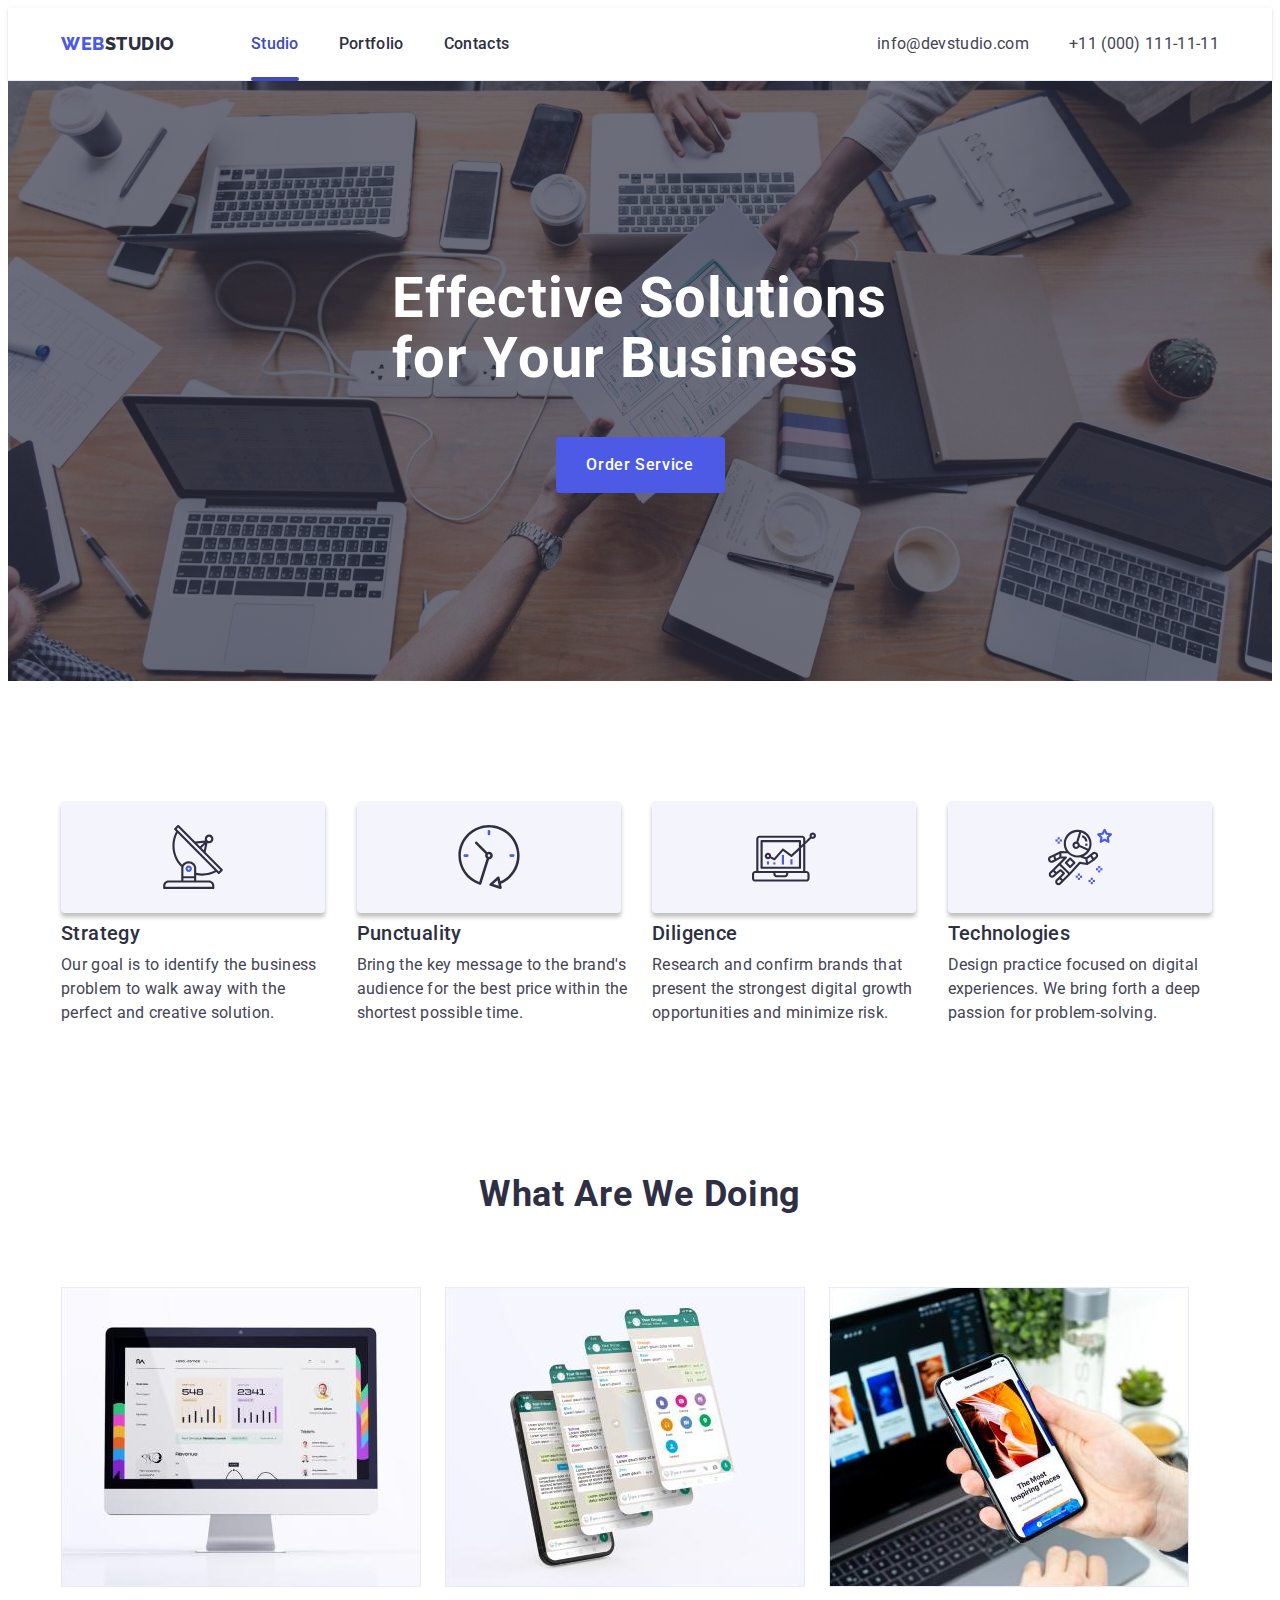
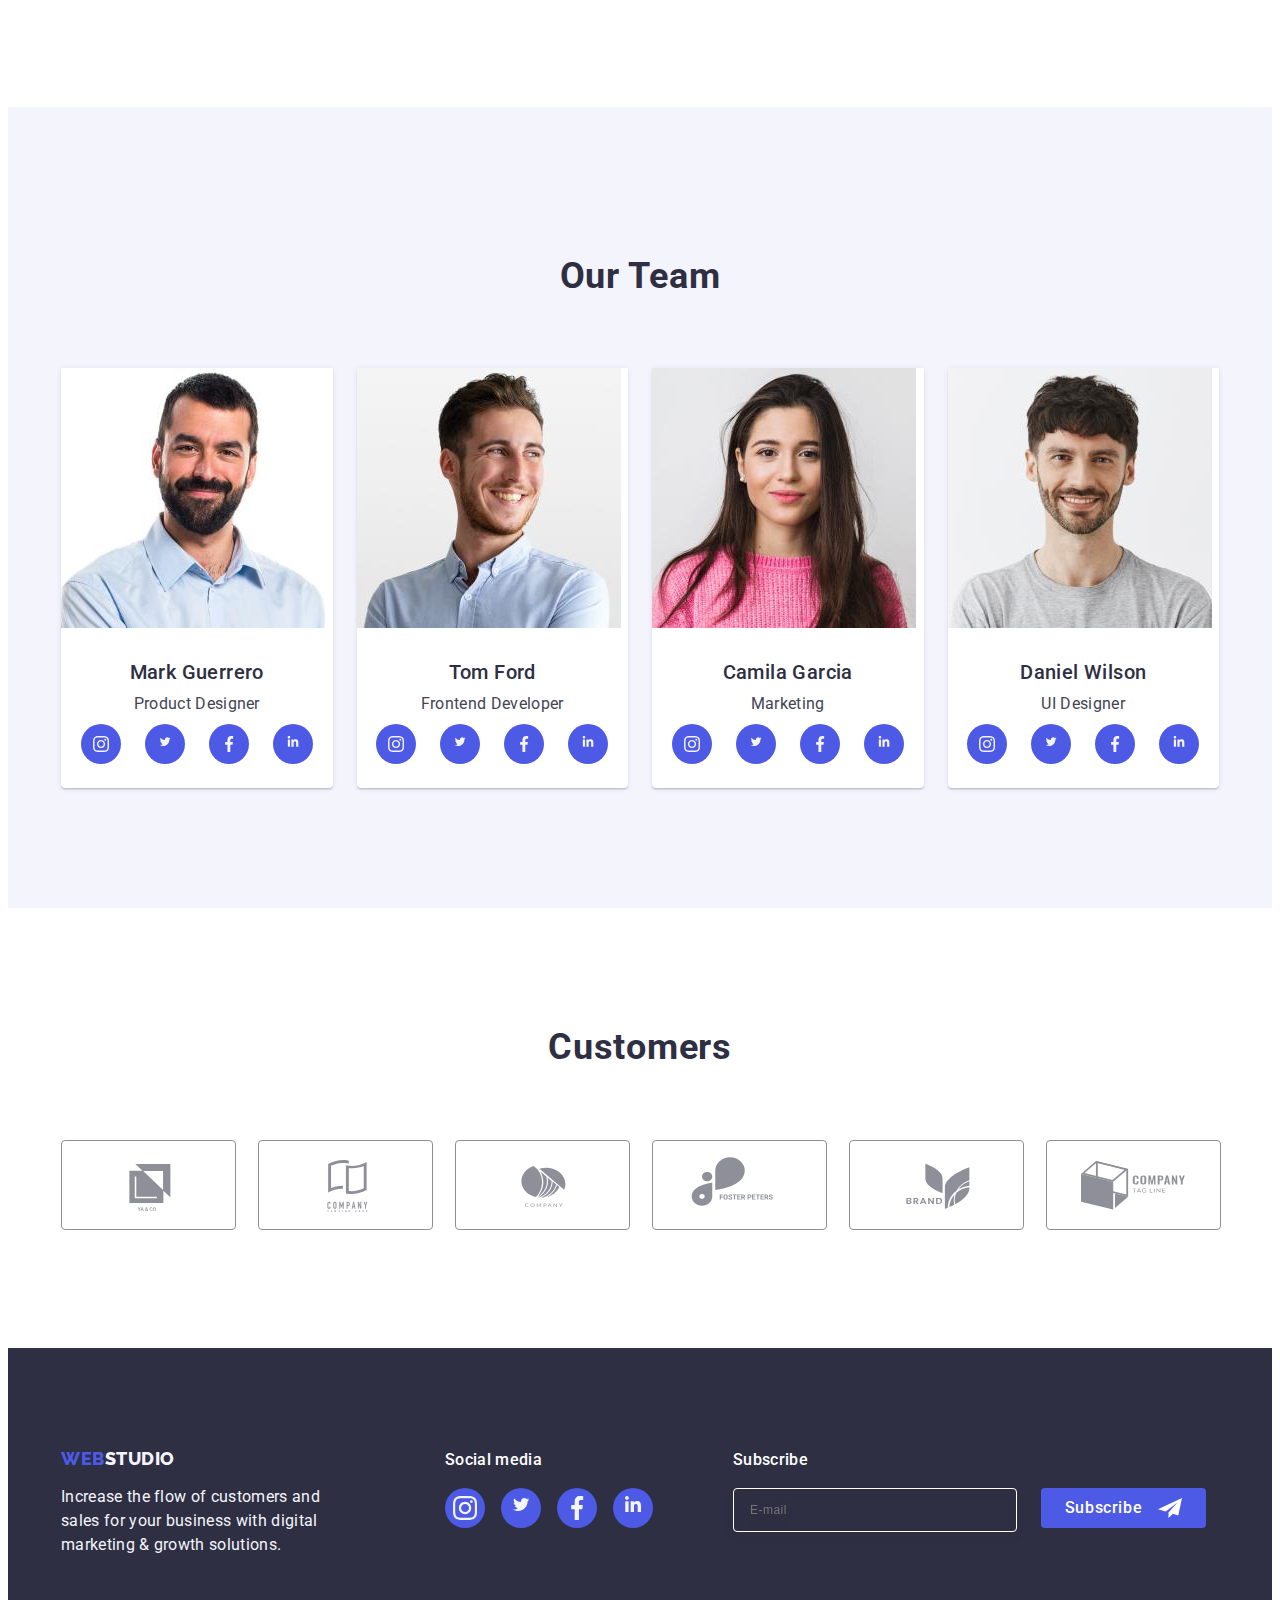
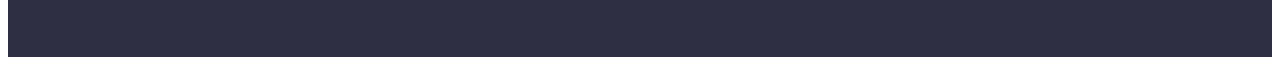
<file: index.html>
<!DOCTYPE html>
<html lang="en">
  <head>
    <meta charset="UTF-8" />
    <meta http-equiv="X-UA-Compatible" content="IE=edge" />
    <meta name="viewport" content="width=device-width, initial-scale=1.0" />
    <link rel="preconnect" href="https://fonts.googleapis.com" />
    <link rel="preconnect" href="https://fonts.gstatic.com" crossorigin />
    <link
      href="https://fonts.googleapis.com/css2?family=Raleway:wght@800&family=Roboto:wght@400;500;700;900&display=swap"
      rel="stylesheet"
    />

    <title>WebStudio</title>

    <link
      rel="stylesheet"
      href="https://cdnjs.cloudflare.com/ajax/libs/modern-normalize/2.0.0/modern-normalize.min.css"
      integrity="sha512-4xo8blKMVCiXpTaLzQSLSw3KFOVPWhm/TRtuPVc4WG6kUgjH6J03IBuG7JZPkcWMxJ5huwaBpOpnwYElP/m6wg=="
      crossorigin="anonymous"
      referrerpolicy="no-referrer"
    />
    <link rel="stylesheet" href="./css/styles.css" />
  </head>

  <body>
    
    <header class="header">
      <div class="container header-container">
        <nav class="header-navigat">
          <a href="./index.html" class="header-logo link"
            >Web<span class="link">Studio</span>
          </a>
          <ul class="header-menu list">
            <li class="header-menu-item list">
              <a class="header-menu-link link current" href="./index.html">Studio</a>
            </li>

            <li class="header-menu-item list">
              <a class="header-menu-link link" href="./portfolio.html"
                >Portfolio</a
              >
            </li>
            <li class="header-menu-item list">
              <a class="header-menu-link link" href="">Contacts</a>
            </li>
          </ul>
        </nav>
        <address class="header-cont">
          <ul class="header-contakt list">
            <li class="header-cont list">
              <a class="header-cont-link link" href="mailto:info@devstudio.com"
                >info@devstudio.com</a
              >
            </li>
            <li class="header-cont list">
              <a class="header-cont-link link" href="tel:+110001111111"
                >+11 (000) 111-11-11</a
              >
            </li>
          </ul>
        </address>
      </div>
    </header>

    <main>
      <section class="hero">
        <div class="container">
          <h1 class="hero-title">Effective Solutions for Your Business</h1>
          <button type="button" class="hero-btn" data-modal-open>Order Service</button>
          
          </div>
        
      </section>

      <section class="strategy">
        <div class="container">
          <h2 class="visually-hidden">studio</h2>
          <ul class="title-list list">
            <li class="title-list-item  list">
              <div class="box-fon">
                <svg class="main-icon" width="64" height="64">
                  <use href="./images/icons.svg#icon-antenna-1"></use>
                </svg>
              </div>
              <h3 class="title-list-subtitle">Strategy</h3>
              <p class="title-item-text">
                Our goal is to identify the business problem to walk away with
                the perfect and creative solution.
              </p>
            </li>
            <li class="title-list-item list">
              <div class="box-fon">
                <svg class="main-icon" width="64" height="64">
                  <use href="./images/icons.svg#icon-clock-1"></use>
                </svg>
              </div>
              <h3 class="title-list-subtitle">Punctuality</h3>
              <p class="title-item-text">
                Bring the key message to the brand's audience for the best price
                within the shortest possible time.
              </p>
            </li>
            <li class="title-list-item list">
              <div class="box-fon">
                <svg class="main-icon" width="64" height="64">
                  <use href="./images/icons.svg#icon-diagram-1"></use>
                </svg>
                </div>
              <h3 class="title-list-subtitle">Diligence</h3>
              <p class="title-item-text">
                Research and confirm brands that present the strongest digital
                growth opportunities and minimize risk.
              </p>
            </li>
            <li class="title-list-item list">
              <div class="box-fon">
                <svg class="main-icon" width="64" height="64">
                  <use href="./images/icons.svg#icon-astronaut-1"></use>
                </svg>
                </div>
              <h3 class="title-list-subtitle">Technologies</h3>
              <p class="title-item-text">
                Design practice focused on digital experiences. We bring forth a
                deep passion for problem-solving.
              </p>
            </li>
          </ul>
        </div>
      </section>

      <section class="item">
        <div class="container">
          <h2 class="item-title">What are we doing</h2>
          <ul class="list item-doing">
            <li class="list ">
              <img
                src="./images/box1.jpg"
                alt="imac"
                width="360"
                height="300"
              />
            </li>
            <li class="list">
              <img
                src="./images/box2.jpg"
                alt="iphone"
                width="360"
                height="300"
              />
            </li>
            <li class="list">
              <img
                src="./images/box3.jpg"
                alt="notebook"
                width="360"
                height="300"
              />
            </li>
          </ul>
        </div>
      </section>

      <section class="item-team">
        <div class="container">
          <h2 class="item-title">Our Team</h2>
          <ul class="list team">
            <li class="list fon">
              <img
                src="./images/teamcard1.jpg"
                alt="Mark Guerrero"
                width="264"
                height="260"
              />
              <div class="container-team">
              <h3 class="title-list-team">Mark Guerrero</h3>
              <p class="title-text-team">Product Designer</p>

              <ul class="team-soc-logo ">
                <li class="team-soc-item">
                  <a class="team-soc-link" href="arial-lable=instagram" target="_blank" rel="noopener no-referrer">
                    <svg class="team-soc-icon" width="16" height="16">
                      <use href="./images/icons.svg#icon-instagram">
                      </use>
                    </svg>
                  </a>
                </li>
                <li class="team-soc-item">
                  <a class="team-soc-link" href="arial-lable=twitter" target="_blank" rel="noopener no-referrer">
                    <svg class="team-soc-icon" width="16" height="16">
                      <use href="./images/icons.svg#icon-twitter">
                      </use>
                    </svg>
                  </a>
                </li>
                <li class="team-soc-item">
                  <a class="team-soc-link" href="arial-lable=facebook" target="_blank" rel="noopener no-referrer">
                    <svg class="team-soc-icon" width="16" height="16">
                      <use href="./images/icons.svg#icon-facebook">
                      </use>
                    </svg>
                  </a>
                </li>
                <li class="team-soc-item">
                  <a class="team-soc-link" href="arial-lable=linkedin" target="_blank" rel="noopener no-referrer">
                    <svg class="team-soc-icon" width="16" height="16">
                      <use href="./images/icons.svg#icon-linkedin">
                      </use>
                    </svg>
                  </a>
                </li>
              </ul>

              </div>
            </li>
        

            <li class="list fon">
              <img
                src="./images/teamcard2.jpg"
                alt="Tom Ford"
                width="264"
                height="260"
              />
              <div class="container-team">
              <h3 class="title-list-team">Tom Ford</h3>
              <p class="title-text-team">Frontend Developer</p>

              <ul class="team-soc-logo ">
                <li class="team-soc-item">
                  <a class="team-soc-link" href="arial-lable=instagram" target="_blank" rel="noopener no-referrer">
                    <svg class="team-soc-icon" width="16" height="16">
                      <use href="./images/icons.svg#icon-instagram">
                      </use>
                    </svg>
                  </a>
                </li>
                <li class="team-soc-item">
                  <a class="team-soc-link" href="arial-lable=twitter" target="_blank" rel="noopener no-referrer">
                    <svg class="team-soc-icon" width="16" height="16">
                      <use href="./images/icons.svg#icon-twitter">
                      </use>
                    </svg>
                  </a>
                </li>
                <li class="team-soc-item">
                  <a class="team-soc-link" href="arial-lable=facebook" target="_blank" rel="noopener no-referrer">
                    <svg class="team-soc-icon" width="16" height="16">
                      <use href="./images/icons.svg#icon-facebook">
                      </use>
                    </svg>
                  </a>
                </li>
                <li class="team-soc-item">
                  <a class="team-soc-link" href="arial-lable=linkedin" target="_blank" rel="noopener no-referrer">
                    <svg class="team-soc-icon" width="16" height="16">
                      <use href="./images/icons.svg#icon-linkedin">
                      </use>
                    </svg>
                  </a>
                </li>
              </ul>

      

              </div>
            </li>
            <li class="list fon">
              <img
                src="./images/teamcard3.jpg"
                alt="Camila Garcia"
                width="264"
                height="260"
              />
              <div class="container-team">
              <h3 class="title-list-team">Camila Garcia</h3>
              <p class="title-text-team">Marketing</p>

              <ul class="team-soc-logo ">
                <li class="team-soc-item">
                  <a class="team-soc-link" href="arial-lable=instagram" target="_blank" rel="noopener no-referrer">
                    <svg class="team-soc-icon" width="16" height="16">
                      <use href="./images/icons.svg#icon-instagram">
                      </use>
                    </svg>
                  </a>
                </li>
                <li class="team-soc-item">
                  <a class="team-soc-link" href="arial-lable=twitter" target="_blank" rel="noopener no-referrer">
                    <svg class="team-soc-icon" width="16" height="16">
                      <use href="./images/icons.svg#icon-twitter">
                      </use>
                    </svg>
                  </a>
                </li>
                <li class="team-soc-item">
                  <a class="team-soc-link" href="arial-lable=facebook" target="_blank" rel="noopener no-referrer">
                    <svg class="team-soc-icon" width="16" height="16">
                      <use href="./images/icons.svg#icon-facebook">
                      </use>
                    </svg>
                  </a>
                </li>
                <li class="team-soc-item">
                  <a class="team-soc-link" href="arial-lable=linkedin" target="_blank" rel="noopener no-referrer">
                    <svg class="team-soc-icon" width="16" height="16">
                      <use href="./images/icons.svg#icon-linkedin">
                      </use>
                    </svg>
                  </a>
                </li>
              </ul>

              </div>
            </li>
            <li class="list fon list">
              <img
                src="./images/teamcard4.jpg"
                alt="Daniel Wilson"
                width="264"
                height="260"
              />
              <div class="container-team">
              <h3 class="title-list-team">Daniel Wilson</h3>
              <p class="title-text-team">UI Designer</p>

                <ul class="team-soc-logo ">
                  <li class="team-soc-item">
                    <a class="team-soc-link" href="arial-lable=instagram" target="_blank" rel="noopener no-referrer">
                      <svg class="team-soc-icon" width="16" height="16">
                        <use href="./images/icons.svg#icon-instagram">
                        </use>
                      </svg>
                    </a>
                  </li>
                  <li class="team-soc-item">
                    <a class="team-soc-link" href="arial-lable=twitter" target="_blank" rel="noopener no-referrer">
                      <svg class="team-soc-icon" width="16" height="16">
                        <use href="./images/icons.svg#icon-twitter">
                        </use>
                      </svg>
                    </a>
                  </li>
                  <li class="team-soc-item">
                    <a class="team-soc-link" href="arial-lable=facebook" target="_blank" rel="noopener no-referrer">
                      <svg class="team-soc-icon" width="16" height="16">
                        <use href="./images/icons.svg#icon-facebook">
                        </use>
                      </svg>
                    </a>
                  </li>
                  <li class="team-soc-item">
                    <a class="team-soc-link" href="arial-lable=linkedin" target="_blank" rel="noopener no-referrer">
                      <svg class="team-soc-icon" width="16" height="16">
                        <use href="./images/icons.svg#icon-linkedin">
                        </use>
                      </svg>
                    </a>
                  </li>
                </ul>

              </div>
            </li>
          </ul>
        </div>
      </section>

      <section class="customers">
        <div class="container">
          <h2 class="customers-title"> Customers</h2>
          <ul class="customers-list">
            <li class="customers-list-item"> <a class="customers-icon-link" href="arial-lable" target="_blank"
            rel="noopener noreferrer"> <svg class="customers-icon" width="104" height="56">
              <use href="./images/icons.svg#icon-Logo">

              </use>
            </svg></a> </li>
            <li class="customers-list-item"> <a class="customers-icon-link" href="arial-lable" target="_blank"
                rel="noopener noreferrer"> <svg class="customers-icon" width="104" height="56">
                  <use href="./images/icons.svg#icon-Logo1"> </use>
                </svg></a> </li>
            <li class="customers-list-item"> <a class="customers-icon-link" href="arial-lable" target="_blank"
                rel="noopener noreferrer"> <svg class="customers-icon" width="104" height="56">
                  <use href="./images/icons.svg#icon-Logo2"> </use>
                </svg></a> </li>
            <li class="customers-list-item"> <a class="customers-icon-link" href="arial-lable" target="_blank"
                rel="noopener noreferrer"> <svg class="customers-icon" width="104" height="56">
                  <use href="./images/icons.svg#icon-group"> </use>
                </svg></a> </li>
            <li class="customers-list-item"> <a class="customers-icon-link" href="arial-lable" target="_blank"
                rel="noopener noreferrer"> <svg class="customers-icon" width="104" height="56">
                  <use href="./images/icons.svg#icon-Logo3"> </use>
                </svg></a> </li>
          <li class="customers-list-item"> <a class="customers-icon-link" href="arial-lable" target="_blank"
              rel="noopener noreferrer"> <svg class="customers-icon" width="104" height="56">
                <use href="./images/icons.svg#icon-group1"> </use>
              </svg></a> </li>
      
          </ul>
        </div>
      
      </section>

    </main>
    
   
    <footer class="footer">
      <div class="container soc-footer">
        <div class="foter-logo">
        <a href="./index.html" class="footer-logo link"
          >Web<span class="link">Studio</span>
        </a>
        <p class="footer-text">
          Increase the flow of customers and sales for your business with
          digital marketing & growth solutions.
        </p>
        </div>
      
        <div class="footer-soc">
        <p class="paragraf-soc"> Social media </p>
        
      <ul class="footer-soc-logo ">
        <li class="foote-soc-item"> 
          <a class="footer-soc-link" href="arial-lable=instagram" target="_blank" rel="noopener no-referrer"> 
            <svg class="footer-soc-icon" width="24" height="24"> 
              <use href="./images/icons.svg#icon-instagram">
            </use> 
          </svg> 
        </a>
        </li>
        <li class="foote-soc-item">
          <a class="footer-soc-link" href="arial-lable=twitter" target="_blank" rel="noopener no-referrer">
          <svg class="footer-soc-icon" width="24" height="24">
            <use href="./images/icons.svg#icon-twitter">
            </use>
          </svg>
          </a>
        </li>
        <li class="foote-soc-item">
          <a class="footer-soc-link" href="arial-lable=facebook" target="_blank" rel="noopener no-referrer">
            <svg class="footer-soc-icon" width="24" height="24">
              <use href="./images/icons.svg#icon-facebook">
              </use>
            </svg>
          </a>
        </li>
        <li class="foote-soc-item">
          <a class="footer-soc-link" href="arial-lable=linkedin" target="_blank" rel="noopener no-referrer">
            <svg class="footer-soc-icon" width="24" height="24">
              <use href="./images/icons.svg#icon-linkedin">
              </use>
            </svg>
          </a>
        </li>
      </ul>
      </div>
      <div class="footer-form">
        <p class="footer-paragraf"> Subscribe </p>
      <form class="form-footre" >
          <label class="footer-ladle">
          <input class="footer-input" type="email" name="email" placeholder="E-mail" >
            </label>
          <button class="footer-btn" type="submit">
            Subscribe
          <svg class="footer-icon" width="24" height="24">
            <use href="./images/icons.svg#icon-Frame-3"> </use>
          </svg>   
          </button>
             </form>
      </div>
      </div>
      </footer>
    
    <div class="backdrop is-hidden" data-modal>
      <div class="modal ">
        <button type="button" class="modal-btn" data-modal-close>
          <svg class="button-modal modal-icon" width="8" height="8">
            <use href="./images/icons.svg#icon-close">
            </use>
          </svg>
        </button>
          
        <p class="modal-title"> Leave your contacts and we will call you back</p>
          <form class="modal-form">
            <div class="modal-input">
              <label class="modal-lable" for="user-name">
                Name
              </label>
              <div class="modal-input-blok">
              <input class="input" id="user-name" name="user-name" type="text">
              <svg class="modal-person" width="18" height="24">
                <use href="./images/icons.svg#icon-person-black"> </use>
              </svg>
            </div>
          </div>
          <div class="modal-input">
            <label class="modal-lable" for="user-phone">
              Phone
            </label>
          <div class="modal-input-blok">
            <input class="input" id="user-phone" name="user-phone" type="tel">
            <svg class="modal-person" width="18" height="24">
              <use href="./images/icons.svg#icon-phone-black"> </use>
            </svg>
          </div>
          </div>

          <div class="modal-input">
            <label class="modal-lable" for="user-email">
              Email
            </label>
          
          <div class="modal-input-blok">
            <input class="input" id="user-email" name="use-email" type="email">
            <svg class="modal-person" width="18" height="24">
              <use href="./images/icons.svg#icon-email-black"> </use>
            </svg>
          </div>
          </div>


          <div class="modal-input-comment">
          
            <label class="modal-lable" for="user-comment">
              Comment
            </label>
            <textarea id="user-comment" name="user-comment" 
            placeholder="Text input" class="modal-textarea"> 
          </textarea>
          </div>

          <div class="input-comment">

            <input class="modal-checkbox visually-hidden" id="user-privacy" type="checkbox" value="true" name="user-privacy">
            
            
            <label for="user-privacy" class="lable-checkbox">
            <span class="lable-span">
                <svg class="icon-checkbox" width="10" height="8">
                  <use href="./images/icons.svg#icon-Vector"> </use>
                </svg>
              </span> 
              I accept the terms and conditions of the
              <a class="modal-link" href=""> Privacy Policy</a>
            </label>
          </div>
          <button type="button" class="btn-modal">Send</button>
          </form>



    
      </div>
    
    </div>
    <script src="./js/modal.js"></script>
    </body>
    
    </html>
</file>
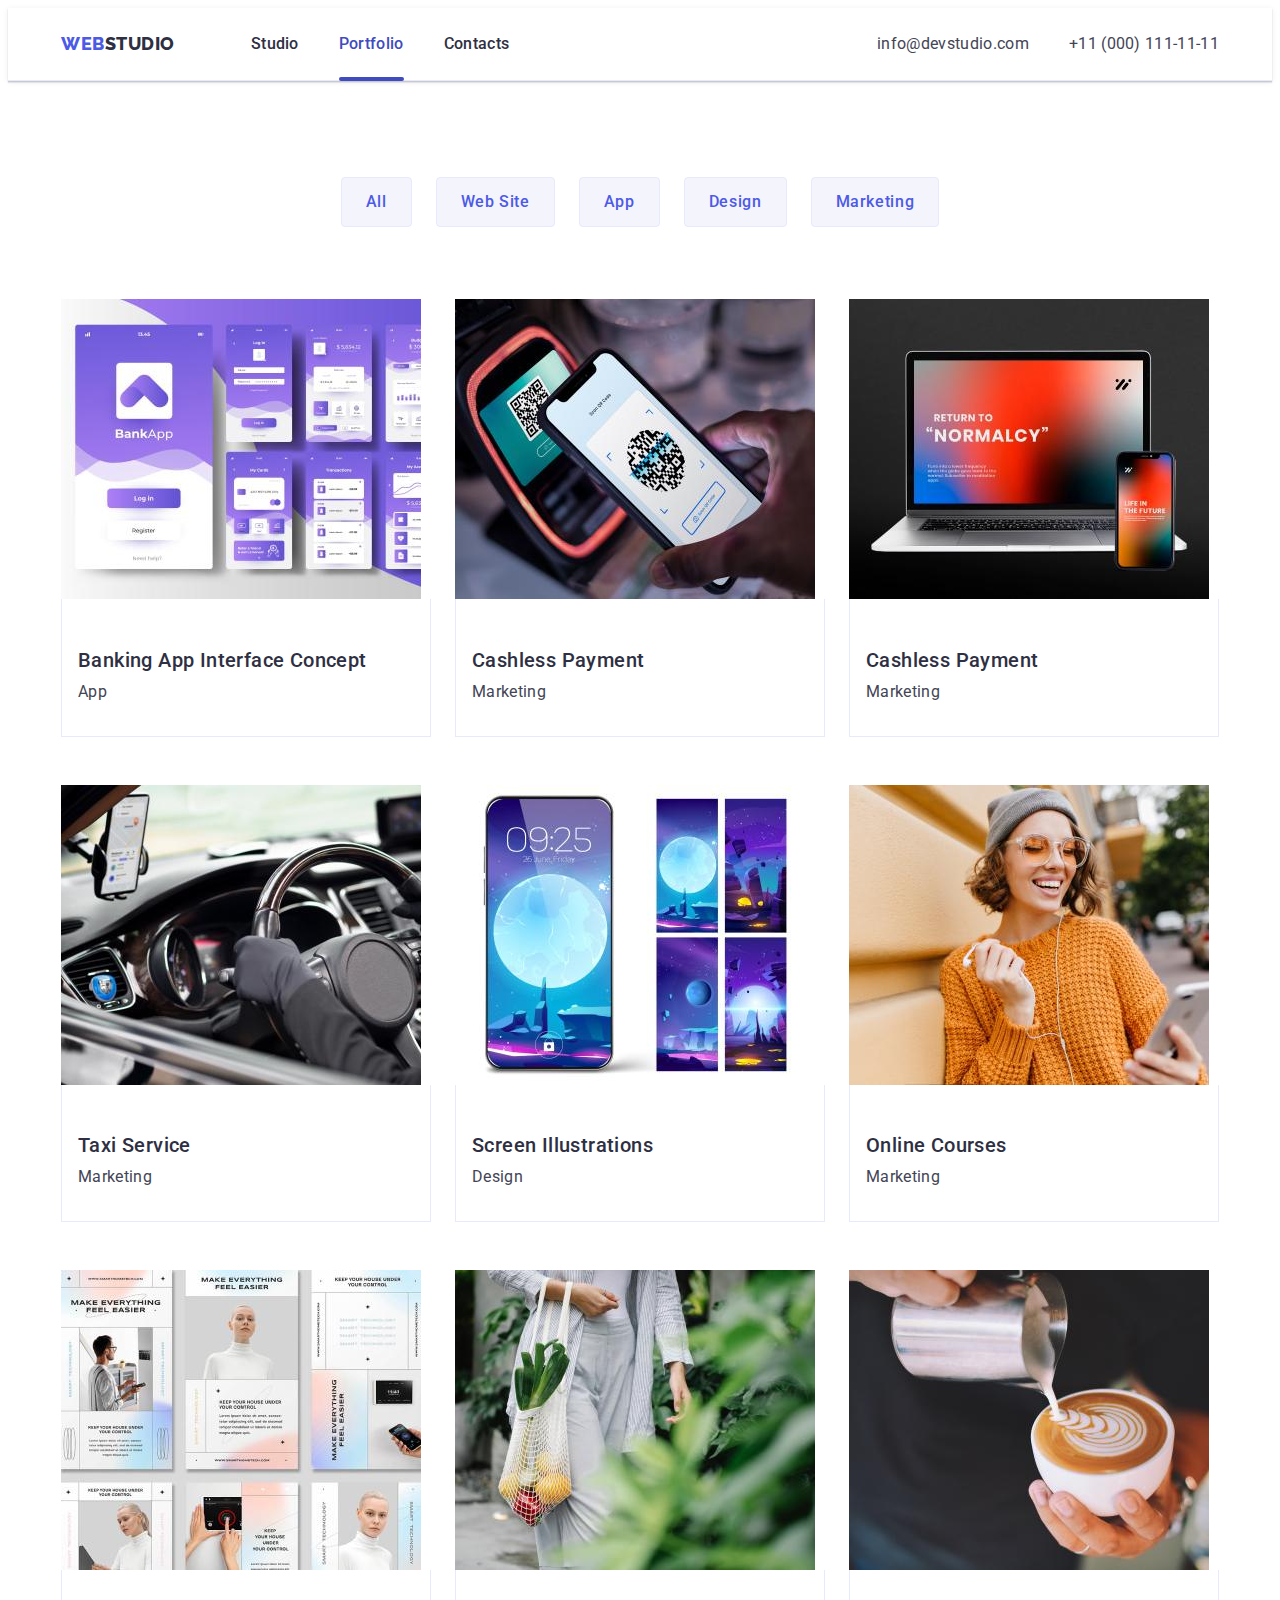
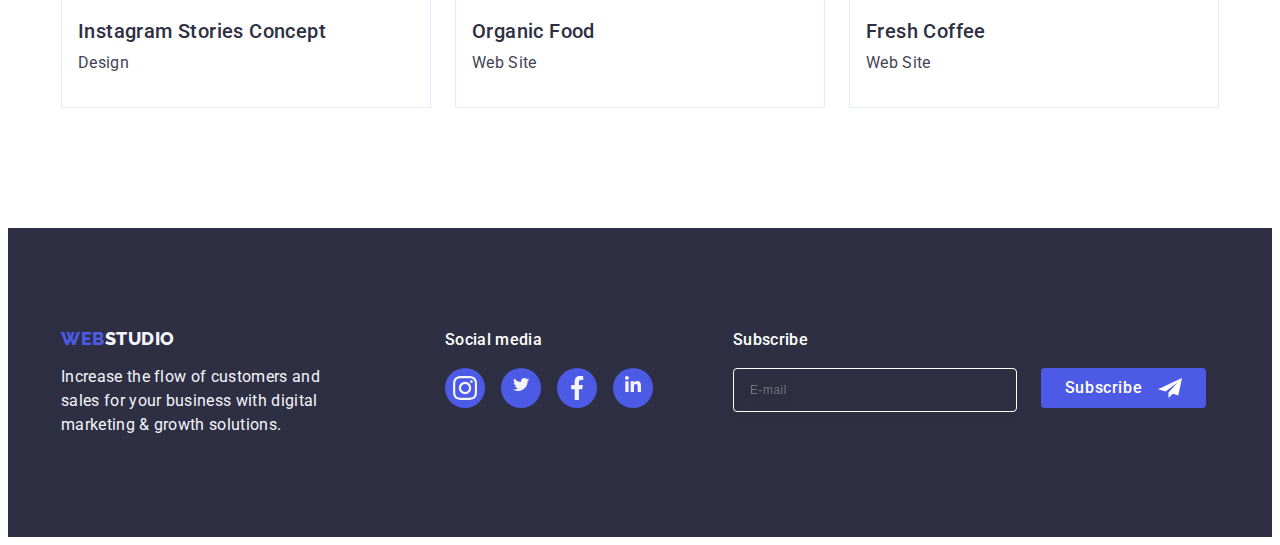
<file: portfolio.html>
<!DOCTYPE html>
<html lang="en">
  <head>
    <meta charset="UTF-8" />
    <meta http-equiv="X-UA-Compatible" content="IE=edge" />
    <meta name="viewport" content="width=device-width, initial-scale=1.0" />
    <link rel="preconnect" href="https://fonts.googleapis.com" />
    <link rel="preconnect" href="https://fonts.gstatic.com" crossorigin />
    <link href="https://fonts.googleapis.com/css2?family=Raleway:wght@800&family=Roboto:wght@400;500;700;900&display=swap"
      rel="stylesheet" />
  
    <title>WebStudio</title>
  
    <link rel="stylesheet" href="https://cdnjs.cloudflare.com/ajax/libs/modern-normalize/2.0.0/modern-normalize.min.css"
      integrity="sha512-4xo8blKMVCiXpTaLzQSLSw3KFOVPWhm/TRtuPVc4WG6kUgjH6J03IBuG7JZPkcWMxJ5huwaBpOpnwYElP/m6wg=="
      crossorigin="anonymous" referrerpolicy="no-referrer" />
    <link rel="stylesheet" href="./css/styles.css" />
  </head>
  
  <body>
    <header class="header">
      <div class="container header-container">
        <nav class="header-navigat">
          <a href="./index.html" class="header-logo link">Web<span class="link">Studio</span>
          </a>
          <ul class="header-menu list">
            <li class="header-menu-item list">
              <a class="header-menu-link link " href="./index.html">Studio</a>
            </li>
    
            <li class="header-menu-item list">
              <a class="header-menu-link link current" href="./portfolio.html">Portfolio</a>
            </li>
            <li class="header-menu-item list">
              <a class="header-menu-link link" href="">Contacts</a>
            </li>
          </ul>
        </nav>
        <address class="header-cont">
          <ul class="header-contakt list">
            <li class="header-cont list">
              <a class="header-cont-link link" href="mailto:info@devstudio.com">info@devstudio.com</a>
            </li>
            <li class="header-cont list">
              <a class="header-cont-link link" href="tel:+110001111111">+11 (000) 111-11-11</a>
            </li>
          </ul>
        </address>
      </div>
    </header>

  

    <main>
      <section class="list portfolio">
        <div class="container">
          <h1 class="visually-hidden">portfolio</h1> 

          <ul class="list-btn list">
            <li class="list list-btn-port">
              <button type="button" class="portfolio-btn">All</button>
            </li>
            <li class="list">
              <button type="button" class="portfolio-btn">Web Site</button>
            </li>
            <li class="list">
              <button type="button" class="portfolio-btn">App</button>
            </li>
            <li class="list">
              <button type="button" class="portfolio-btn">Design</button>
            </li>
            <li class="list">
              <button type="button" class="portfolio-btn">Marketing</button>
            </li>
          </ul>

          <ul class="list portfolio-img">
             
            <li class="list-portfol list">
              
              <a class="link link-portfolio" href="">
                
                <div class="images-port"> 

                
                <img
                  src="./images/img1.jpg"
                  alt="programm interfese"
                  width="360"
                  height="300"
                />
                
                <p class="paragraf-port">
                  14 Stylish and User-Friendly App Design Concepts · Task Manager App · Calorie Tracker App · Exotic Fruit Ecommerce App
                  ·
                  Cloud Storage App
                </p>
                </div>
                
                <div class="portfolio-link">
                <h2 class="title-list-portfolio"> Banking App Interface Concept </h2>
                <p class="title-item-text">App</p>
                
              </div>
              </a>
              
            </li>

            
            <li class="list-portfol list">
              
              <a class="link link-portfolio" href="">
                
                <div class="images-port">

                <img
                  src="./images/img2.jpg"
                  alt="telefon"
                  width="360"
                  height="300"
                />
                <p class="paragraf-port">
                  14 Stylish and User-Friendly App Design Concepts · Task Manager App · Calorie Tracker App · Exotic Fruit Ecommerce App
                  ·
                  Cloud Storage App
                </p>
                </div>

                <div class="portfolio-link">
                <h2 class="title-list-portfolio">Cashless Payment</h2>
                <p class="title-item-text">Marketing</p>
              </div>
              </a>
              
            </li>

            
            <li class="list-portfol list">
            
              <a class="link link-portfolio" href="">
            
                <div class="images-port">
            
                  <img src="./images/img3.jpg" alt="telefon" width="360" height="300" />
                  <p class="paragraf-port">
                    14 Stylish and User-Friendly App Design Concepts · Task Manager App · Calorie Tracker App · Exotic Fruit
                    Ecommerce App
                    ·
                    Cloud Storage App
                  </p>
                </div>
            
                <div class="portfolio-link">
                  <h2 class="title-list-portfolio">Cashless Payment</h2>
                  <p class="title-item-text">Marketing</p>
                </div>
              </a>
              
            </li>

            <li class="list-portfol list">
             
              <a  class="link link-portfolio" href="">

                <div class="images-port">

                <img
                  src="./images/img4.jpg"
                  alt="salon avto"
                  width="360"
                  height="300"
                />

                <p class="paragraf-port">
                  14 Stylish and User-Friendly App Design Concepts · Task Manager App · Calorie Tracker App · Exotic Fruit Ecommerce App
                  ·
                  Cloud Storage App
                </p>
                </div>

                <div class="portfolio-link">
                <h2 class="title-list-portfolio">Taxi Service</h2>
                <p class="title-item-text">Marketing</p>
              </div>
              </a>
              
            </li>

            <li class="list-portfol list">
              
              <a class="link link-portfolio" href="">

                <div class="images-port">

                <img
                  src="./images/img5.jpg"
                  alt="telefon"
                  width="360"
                  height="300"
                />

                <p class="paragraf-port">
                  14 Stylish and User-Friendly App Design Concepts · Task Manager App · Calorie Tracker App · Exotic Fruit Ecommerce App
                  ·
                  Cloud Storage App
                </p>
                </div>

                <div class="portfolio-link">
                <h2 class="title-list-portfolio">Screen Illustrations</h2>
                <p class="title-item-text">Design</p>
              </div>
              </a>
              
            </li>

            <li class="list-portfol list">
              
              <a class="link link-portfolio" href="">

                <div class="images-port">

                <img
                  src="./images/img6.jpg"
                  alt="women"
                  width="360"
                  height="300"
                />

                <p class="paragraf-port">
                  14 Stylish and User-Friendly App Design Concepts · Task Manager App · Calorie Tracker App · Exotic Fruit Ecommerce App
                  ·
                  Cloud Storage App
                </p>
                </div>

                <div class="portfolio-link">
                <h2 class="title-list-portfolio">Online Courses</h2>
                <p class="title-item-text">Marketing</p>
              </div>
              </a>
              
            </li>

            <li class="list-portfol list">
              
              <a class="link link-portfolio" href="">

                <div class="images-port">

                <img
                  src="./images/img7.jpg"
                  alt="projekt"
                  width="360"
                  height="300"
                />

                <p class="paragraf-port">
                  14 Stylish and User-Friendly App Design Concepts · Task Manager App · Calorie Tracker App · Exotic Fruit Ecommerce App
                  ·
                  Cloud Storage App
                </p>
                </div>

                <div class="portfolio-link">
                <h2 class="title-list-portfolio">Instagram Stories Concept</h2>
                <p class="title-item-text">Design</p>
              </div>
              </a>
              
            </li>

            <li class="list-portfol list">
              
              <a class="link link-portfolio" href="">

                <div class="images-port">

                <img
                  src="./images/img8.jpg"
                  alt="women"
                  width="360"
                  height="300"
                />

                <p class="paragraf-port">
                  14 Stylish and User-Friendly App Design Concepts · Task Manager App · Calorie Tracker App · Exotic Fruit Ecommerce App
                  ·
                  Cloud Storage App
                </p>
                </div>

                <div class="portfolio-link">
                <h2 class="title-list-portfolio">Organic Food</h2>
                <p class="title-item-text">Web Site</p>
              </div>
              </a>
              
            
            </li>
            <li class="list-portfol list">
              
              <a class="link link-portfolio" href="">

                <div class="images-port">

                <img
                  src="./images/img9.jpg"
                  alt="kofe"
                  width="360"
                  height="300"
                />

                <p class="paragraf-port">
                  14 Stylish and User-Friendly App Design Concepts · Task Manager App · Calorie Tracker App · Exotic Fruit Ecommerce App
                  ·
                  Cloud Storage App
                </p>
                </div>

                <div class="portfolio-link">
                <h2 class="title-list-portfolio">Fresh Coffee</h2>
                <p class="title-item-text">Web Site</p>
                </div>
                </a>
              
            </li>
          </ul>
        </div>
      </section>
    </main>
  <footer class="footer">
    <div class="container soc-footer">
      <div class="foter-logo">
        <a href="./index.html" class="footer-logo link">Web<span class="link">Studio</span>
        </a>
        <p class="footer-text">
          Increase the flow of customers and sales for your business with
          digital marketing & growth solutions.
        </p>
      </div>
  
      <div class="footer-soc">
        <p class="paragraf-soc"> Social media </p>
  
        <ul class="footer-soc-logo ">
          <li class="foote-soc-item">
            <a class="footer-soc-link" href="arial-lable=instagram" target="_blank" rel="noopener no-referrer">
              <svg class="footer-soc-icon" width="24" height="24">
                <use href="./images/icons.svg#icon-instagram">
                </use>
              </svg>
            </a>
          </li>
          <li class="foote-soc-item">
            <a class="footer-soc-link" href="arial-lable=twitter" target="_blank" rel="noopener no-referrer">
              <svg class="footer-soc-icon" width="24" height="24">
                <use href="./images/icons.svg#icon-twitter">
                </use>
              </svg>
            </a>
          </li>
          <li class="foote-soc-item">
            <a class="footer-soc-link" href="arial-lable=facebook" target="_blank" rel="noopener no-referrer">
              <svg class="footer-soc-icon" width="24" height="24">
                <use href="./images/icons.svg#icon-facebook">
                </use>
              </svg>
            </a>
          </li>
          <li class="foote-soc-item">
            <a class="footer-soc-link" href="arial-lable=linkedin" target="_blank" rel="noopener no-referrer">
              <svg class="footer-soc-icon" width="24" height="24">
                <use href="./images/icons.svg#icon-linkedin">
                </use>
              </svg>
            </a>
          </li>
        </ul>
      </div>
      <div class="footer-form">
        <p class="footer-paragraf"> Subscribe </p>
        <form class="form-footre">
          <label class="footer-ladle">
            <input class="footer-input" type="email" name="email" placeholder="E-mail" />
          </label>
          <button class="footer-btn" type="submit">
            Subscribe
            <svg class="footer-icon" width="24" height="24">
              <use href="./images/icons.svg#icon-Frame-3"> </use>
            </svg>
          </button>
        </form>
      </div>
    </div>
  </footer>
  </body>
</html>
</file>
<file: css/styles.css>
title {
  font-family: "Raleway", sans-serif;
}
body {
  font-family: "Roboto", sans-serif;
  color: #434455;
  background-color: #ffffff;
}
p,
h1,
h1,
h3,
h3,
h5,
h6 {
  margin-top: 0;
  margin-bottom: 0;
  margin: 0;
}

a {
  text-decoration: none;
}

ul {
  list-style-type: none;
  margin-top: 0;
  margin-bottom: 0;
  padding-left: 0;
  
}

img {
  display: block;
}

:root {
  --title-color: #2e2f42;
  --accent-color:;
  --main-text-color:;
  --second-text-color:;
}
.link {
  text-decoration: none;
}
.list {
  list-style: none;
}
/**----------------Header-----------------*/
.header-cont {
  display: flex;
  font-style: normal;
  gap: 40px;
  margin-left: auto;
    
  
}
.container {
  width: 100%;
  max-width: 1158px;
  padding-left: 15px;
  padding-right: 15px;
  margin-left: auto;
  margin-right: auto;
  
}


.header {
  border-bottom: 1px solid #e7e9fc;
  box-shadow: 0px 2px 1px rgba(46, 47, 66, 0.08), 0px 1px 1px rgba(46, 47, 66, 0.16), 0px 1px 6px rgba(46, 47, 66, 0.08);
}

.header-container {
display: flex;
margin-left: auto;




}

.header-menu {
  display: flex;
  align-items: center;
  gap: 40px;
    
}

.header-contakt {
  display: flex;
  align-items: center;
  gap: 40px;
  margin-left: 0;
    
  
}
.header-logo {
  font-family: "Raleway", sans-serif;
  font-weight: 800;
  font-size: 18px;
  line-height: 1.17;
  letter-spacing: 0.03em;
  text-transform: uppercase;
  color: #4d5ae5;
  margin-right: 76px;
}
.header-logo span {
  font-family: "Raleway", sans-serif;
  font-weight: 800;
  font-size: 18px;
  line-height: 1.17;
  letter-spacing: 0.03em;
  text-transform: uppercase;
  color: #2e2f42;
  }

.header-navigat {
  display: flex;
  align-items: center;
  
}

.header-menu-link {
  font-weight: 500;
  font-size: 16px;
  line-height: 1.5;
  color: #2e2f42;
  letter-spacing: 0.02em;
  padding-top: 24px;
  padding-bottom: 24px;
  display: block;
  
  transition: color 250ms cubic-bezier(0.4, 0, 0.2, 1);
  
  
 
 
}
.header-cont-link {
  font-style: normal;
  font-size: 16px;
  line-height: 1.5;
  letter-spacing: 0.02em;
  color: #434455;
  transition: color 250ms cubic-bezier(0.4, 0, 0.2, 1);
  
}
.header-menu-link:hover,
.header-menu-link:focus {
  color: #404bbf;
}
.header-cont-link:hover,
.header-cont-link:focus {
  color: #404bbf;
  
}

.current {
  position: relative;
  color: #404bbf;
  
  
}

.current::after {
  content: '';
  width: 100%;
  height: 4px;
  background-color: #404bbf;
  border-radius: 2px;
  position: absolute;
  left: 0;
  bottom: -1px;


}
.header-menu-item {
  transition: 2250ms cubic-bezier(0.4, 0, 0.2, 1);
  color: #404bbf;
}



/**----------------------------main---------------*/


.hero {
  background-image: linear-gradient(rgba(46, 47, 66, 0.7), rgba(46, 47, 66, 0.7)),
  url(../images/heroimage.jpg);
  max-width: 1440px;
  background-size: cover;
  background-position: center;
  background-repeat: no-repeat;
  margin-right: auto;
  margin-left: auto;
  padding: 188px 0;
  
    
}


.hero-title {
  font-weight: 700;
  font-size: 56px;
  line-height: 1.07;
  letter-spacing: 0.02em;
  max-width: 496px;
  margin-left: auto;
  margin-right: auto;
  letter-spacing: 0.02em;
  color: #ffffff;
  max-width: 496px;
  margin-bottom: 48px;  
   
}

.hero-btn {
  font-family: "Roboto", sans-serif;
  font-weight: 500;
  font-size: 16px;
  line-height: 1.5;
  letter-spacing: 0.04em;
  color: #ffffff;
  background: #4d5ae5;
  cursor: pointer;
  display: block;
  min-width: 169px;
  height: 56px;
  border: none;
  border-radius: 4px;
  margin-left: auto;
  margin-right: auto;
  transition: background-color 250ms cubic-bezier(0.4, 0, 0.2, 1);
  
  
   
  
      
}
.hero-btn:hover,
.hero-btn:focus {
  background: #404bbf;
}

.portfolio-btn {
  font-family: "Roboto", sans-serif;
  font-weight: 500;
  font-size: 16px;
  line-height: 1.5;
  letter-spacing: 0.04em;
  color: #4d5ae5;
  background: #f4f4fd;
  cursor: pointer;
  padding: 12px 24px;
  border-radius: 4px;
  
  
    
    border: 1px solid #e7e9fc
    }

.portfolio-btn:hover,
.portfolio-btn:focus {
  background: #404bbf;
  color: #ffffff;
  border: 1px solid transparent;
  }
  
  
        .visually-hidden {
          position: absolute;
          width: 1px;
          height: 1px;
          margin: -1px;
          border: 0;
          padding: 0;
          white-space: nowrap;
          clip-path: inset(100%);
          clip: rect(0 0 0 0);
          overflow: hidden;
        }
  

  .strategy {
  padding: 120px 0;
  } 

.title-list-item {
width: calc((100% - 72px) / 4);

}

.title-list {
  
  display: flex;
  gap: 24px;
  
    
  
}
.title-list-subtitle {
  background-color: #ffffff;
  font-weight: 500;
  font-size: 20px;
  line-height: 1.2;
  letter-spacing: 0.02em;
  color: #2e2f42;
  margin-bottom: 8px;
  

  
}
.title-list-portfolio {
background-color: #ffffff;
  font-weight: 500;
  font-size: 20px;
  line-height: 1.2;
  letter-spacing: 0.02em;
  color: #2e2f42;
  margin-bottom: 8px;
  

}

.item-doing {
display: flex;
gap: 24px;

}
.item {
  padding-bottom: 120px;
}

.team {
  display: flex;
  gap: 24px;
    
  
}

.item-team {
  line-height: 1.5;
  letter-spacing: 0.02em;
  background-color: #f4f4fd;
  padding: 120px 0;
  
}
.team-soc-logo {
  display: flex;
  justify-content: center;
  gap: 24px;
}
.team-soc-item {
  width: 40px;
  height: 40px;
  transition: background-color 250ms cubic-bezier(0.4, 0, 0.2, 1);


}
.team-soc-link {
  width: 100%;
  height: 100%;
  background-color:#4d5ae5;
  border-radius: 50%;
  display: flex;
  align-items: center;
  justify-content: center;
  transition: background-color 250ms cubic-bezier(0.4, 0, 0.2, 1);
  margin-top: 8px;
}

.team-soc-link:hover,
.team-soc-link:focus {
  background-color: #404bbf;
}
.team-soc-icon {
  fill:#f4f4fd;
}
.container-team {
 padding: 32px 0;
}


.title-item-text {
  font-size: 16px;
  line-height: 1.5;
  letter-spacing: 0.02em;
  color: #434455;
  
}

  .title-list-team {
  background-color: #ffffff;
    font-weight: 500;
    font-size: 20px;
    line-height: 1.2;
    letter-spacing: 0.02em;
    color: #2e2f42;
    margin-bottom: 8px;
    text-align: center;
   
  }
 
  .box-fon {
  display: flex;
  box-sizing: border-box;
align-items: center;
justify-content: center;
width: 264px;
height: 112px;
background: #F4F4FD;
box-shadow: 0px 4px 4px rgba(0, 0, 0, 0.25);
border-radius: 4px;
margin-bottom: 8px
  
  
  } 
  
    .main-icon {
    margin-left: auto;
    margin-right: auto;
     
    }

  .title-text-team {
    font-size: 16px;
      line-height: 1.5;
      letter-spacing: 0.02em;
      color: #434455;
      text-align: center;
  }


    
  
  
 
  

.fon {
  background-color: #ffffff;
  border-radius: 0px 0px 4px 4px;
  width: calc((100% - 72px) / 4);
  box-shadow: 0px 1px 6px rgba(46, 47, 66, 0.08),
    0px 1px 1px rgba(46, 47, 66, 0.16),
    0px 2px 1px rgba(46, 47, 66, 0.08)
  
}


.item-title {
  font-weight: 700;
  font-size: 36px;
  line-height: 1.11;
  text-align: center;
  letter-spacing: 0.02em;
  text-transform: capitalize;
  color: #2e2f42;
  margin-bottom: 72px;
}

.container-team {
  display: block; 
  margin: 0 auto;
  padding: 120px 0;
  padding: 32px 0;
    
}


  .list-btn {
      display: flex;
      justify-content: center;
      gap: 24px;
      margin-bottom: 72px;
    }
  
    .portfolio-img {
      display: flex;
      flex-wrap: wrap;
      column-gap: 24px;
      row-gap: 48px;
    }
    .portfolio {
      padding-top: 96px;
      padding-bottom: 120px;
    }
    .portfolio-link {
      padding: 32px 16px;
      border: 1px solid #e7e9fc;
      border-top: none;
    }
    .list-portfol {
      width: calc((100% - 48px) / 3);
      box-shadow 250ms cubic-bezier(0.4, 0, 0.2, 1);

    }
    .portfolio-btn {

    
        transition:color 250ms cubic-bezier(0.4, 0, 0.2, 1),
        background-color 250ms cubic-bezier(0.4, 0, 0.2, 1),
        border-color 250ms cubic-bezier(0.4, 0, 0.2, 1),
        box-shadow 250ms cubic-bezier(0.4, 0, 0.2, 1);
    }
    
    .portfolio-btn:hover,
    .portfolio-btn:focus {
      box-shadow:0px 3px 1px rgba(0, 0, 0, 0.1),
        0px 2px 1px rgba(0, 0, 0, 0.08),
        0px 2px 2px rgba(0, 0, 0, 0.12);
    }

    .link-portfolio {
      display: block;
      transition: box-shadow 250ms cubic-bezier(0.4, 0, 0.2, 1);
      
    }
        .link-portfolio:hover, 
        .link-portfolio:focus {
          
          
          box-shadow:0px 1px 6px rgba(46, 47, 66, 0.08),
            0px 1px 1px rgba(46, 47, 66, 0.16),
            0px 2px 1px rgba(46, 47, 66, 0.08);
        }

        .link-portfolio:hover .paragraf-port,
        .link-portfolio:focus .paragraf-port {
         transform: translateY(0%);
            
            
        }
            
            

        
        .list-btn-port {
          transition: color 250ms cubic-bezier(0.4, 0, 0.2, 1),
            background-color 250ms cubic-bezier(0.4, 0, 0.2, 1),
            border-color 250ms cubic-bezier(0.4, 0, 0.2, 1),
            box-shadow 250ms cubic-bezier(0.4, 0, 0.2, 1);
        }
    
        .images-port {
          position: relative;
         overflow: hidden;
          
          

        }
        .paragraf-port {
          position: absolute;
          top: 0;
          font-size: 16px;
          line-height: 1.5;
           letter-spacing: 0.02em;
           color:#f4f4fd;
           padding: 40px 32px;
           background-color: #4d5ae5;
           height: 100%;
            width: 100%;
            transform: translateY(100%); 
            transition: transform 250ms cubic-bezier(0.4, 0, 0.2, 1);
            


        }
        

        
    .customers{
      padding-top: 120px;
      padding-bottom: 120px;
    }

    .customers-title {
        margin-top: 0;
        margin-bottom: 0;
        margin: 0;
        
        font-weight: 700;
        font-size: 36px;
        line-height: 1.11;
        text-align: center;
        letter-spacing: 0.02em;
        text-transform: capitalize;
        color: #2e2f42;
        margin-bottom: 72px;
       
    }

    .customers-list-item {
      width: calc((100% - 120px) / 6);
      
      height: 88px;
      }

    .customers-list {
      display: flex;
      gap: 24px;
      justify-content: center;
      align-items: center;
      
    }
    .customers-icon-link { 
     
      border: 1px solid #8e8f99;
      border-radius: 4px;
      display: flex;
      align-items: center;
      justify-content: center;
      color: #8e8f99;
      fill: currentColor;
      width: 100%;
      height: 100%;
      transition: border-color 250ms cubic-bezier(0.4, 0, 0.2, 1),
        color 250ms cubic-bezier(0.4, 0, 0.2, 1);
    }

    .customers-icon-link:hover,
    .customers-icon-link:focus {
      color: #404bbf;
      border-color: #404bbf;
      
    }
    

    
  


/**--------------------------footer-------------*/
.footer {
  line-height: 1.5;
  background-color: #2e2f42;
  padding: 100px 0;
}
.footer-logo {
  font-family: "Raleway", sans-serif;
  font-weight: 800;
  font-size: 18px;
  line-height: 1.17;
  letter-spacing: 0.03em;
  text-transform: uppercase;
  color: #4d5ae5;
  display: inline-block;
  margin-bottom: 16px;
  }

.footer-logo span {
  font-family: "Raleway", sans-serif;
  font-weight: 800;
  font-size: 18px;
  line-height: 1.17;
  letter-spacing: 0.03em;
  text-transform: uppercase;
  color: #f4f4fd;
}
.footer-text {
  font-family: "Roboto", sans-serif;
  font-size: 16px;
  line-height: 1.5;
  letter-spacing: 0.02em;
  color: #f4f4fd;
  width: 264px;
  

}
.soc-footer {
display: flex;
align-items: baseline;
}

.footer-logo {
  margin-right: 120px;

}

.footer-soc-logo {
  display: flex;
  gap: 16px;
  margin-right: auto;

  
}
 .foote-soc-item {
  width: 40px;
  height: 40px;
  background-color 250ms cubic-bezier(0.4, 0, 0.2, 1);

 }
 .foter-logo {
   margin-right: 120px;


 }

.footer-soc-link {
  width: 100%;
  height: 100%;
  background-color: #4d5ae5;
  border-radius: 50%;
  display: flex;
  align-items: center;
  justify-content: center;
  }

  .footer-soc-icon {
    fill:#f4f4fd;
  }
  .footer-soc-link:hover, 
  .footer-soc-link:focus {
    background-color: #31d0aa;
    transition: background-color 250ms cubic-bezier(0.4, 0, 0.2, 1);
  }


    .form-footre {
  
      font-family: 'Roboto';
      font-style: normal;
      font-weight: 500;
      font-size: 16px;
      line-height: 1, 5;
      letter-spacing: 0.02em;
      color: #FFFFFF;
      display: flex;
      gap: 24px;
      
    }
    .footer-paragraf {
      margin-bottom: 16px;
      font-weight: 500;
      font-size: 16px;
      line-height: 1.5;
      letter-spacing: 0.02em;
      color: #ffffff;

    }
    .footer-icon {
      margin-left: 16px;
    }
    .footer-btn {
      min-width: 165px;
      height: 40px;
      display: flex;
      justify-content: center;
      align-items: center;
      font-family: "Roboto", sans-serif;
      font-size: 16px;
      font-weight: 500;
      line-height: 1.5;
      letter-spacing: 0.04em;
      color: #ffffff;
      cursor: pointer;
      background-color: #4D5AE5;
      border: none;
      border-radius: 4px;

    }

    .footer-input {
      width: 264px;
      height: 40px;
      border: 1px solid #ffffff;
      background-color: transparent;
      font-size: 12px;
      line-height: 1.5;
      letter-spacing: 0.04em;
      padding-left: 16px;
      filter: drop-shadow(0px 4px 4px rgba(0, 0, 0, 0.15));
      border-radius: 4px;
      color: #ffffff;

    }
    .footer-soc {
      margin-right: 80px;
    }
      
    

.paragraf-soc{
  font-weight: 500;
  font-size: 16px;
  line-height: 1.5;
  letter-spacing: 0.02em;
  color:#FFFFFF;
  margin-bottom: 16px;

}
.backdrop {
  width: 100%;
  height: 100%;
  background-color: rgba(46, 47, 66, 0.4);
  position: fixed;
    top: 0;
    left: 0;
    transition: opacity 250ms cubic-bezier(0.4, 0, 0.2, 1), 
    visibility 250ms cubic-bezier(0.4, 0, 0.2, 1);
}

.modal {
  width: 408px;
  min-height: 584px;
  background: #fcfcfc;
  box-shadow:0px 1px 1px rgba(0, 0, 0, 0.14),
    0px 1px 3px rgba(0, 0, 0, 0.12),
    0px 2px 1px rgba(0, 0, 0, 0.2);
    border-radius: 4px;
    transition: transform 250ms cubic-bezier(0.4, 0, 0.2, 1);
    position: absolute;
    top: 50%;
    left: 50%;
    transform: translate(-50%, -50%) scale(1);
    width: 408px;
    min-height: 584px;
    background: #fcfcfc;
    padding: 72px 24px 24px 24px;
    
   

}
.is-hidden {
  opacity: 0;
  visibility: hidden;
  pointer-events: none;
}
.modal-btn {
  position: absolute;
  top: 24px;
  right: 24px;
  width: 24px;
  height: 24px;
  border-radius: 50%;
  display: flex;
  align-items: center;
  justify-content: center;
  background-color: #e7e9fc;
  border: 1px solid rgba(0, 0, 0, 0.1);
  padding: 0;
  cursor: pointer;
  transition: background-color 250ms cubic-bezier(0.4, 0, 0.2, 1), 
  border 250ms cubic-bezier(0.4, 0, 0.2, 1);

}
.modal-btn:hover,
.modal-btn:focus {
  background-color: #404bbf;
  border: none;
}
 .modal-icon {
  transition: fill 250ms cubic-bezier(0.4, 0, 0.2, 1);
 }

 .modal-btn:hover,
 .modal-btn:focus {
  fill: #ffffff;
 }
 .modal-title {
text-align: center;
margin-bottom: 16px;
font-family: 'Roboto';
font-style: normal;
font-weight: 500;
font-size: 16px;
line-height: 1.5;
letter-spacing: 0.02em;
color: #2E2F42;
 }

 .btn-modal {
display: block;
min-width: 169px;
height: 56px;
font-family: "Roboto", sans-serif;
font-size: 16px;
 font-weight: 500;
 line-height: 1.5;
  letter-spacing: 0.04em;
  color: #ffffff;
  cursor: pointer;
  background-color: #4D5AE5;
  border: none;
  border-radius: 4px;
  font-size: 16px;
  font-weight: 500;
  line-height: 1.5;
  letter-spacing: 0.04em;
  cursor: pointer;
  border-radius: 4px;
  transition: background-color 250ms cubic-bezier(0.4, 0, 0.2, 1); 
  margin: 0 auto;
 }
 
 .modal-form {
 
  margin-top: 16px;

 }
 .modal-lable {
   font-size: 12px; 
    letter-spacing: 0.04em;
    color: #8e8f99;
    display: block; 
    margin-bottom: 4px;
    line-height: 1.17;

 }
 .modal-input-blok {
  position: relative;
 }

 .modal-input {
   margin-bottom: 8px;
    
  }
 .input {
  width: 100%;
  height: 40px;
  border: 1px solid rgba(46, 47, 66, 0.4);
  border-radius: 4px;
  background-color: transparent;
  padding-left: 38px;
  outline: transparent;
  transition: border-color 250ms cubic-bezier(0.4, 0, 0.2, 1);
  }
  

.modal-person {
  position: absolute;
  left: 16px;
  top: 50%;
  transform: translateY(-50%);
  transition: fill 250ms cubic-bezier(0.4, 0, 0.2, 1);

}
input:focus {
  border-color: #4D5AE5;
}
.modal-textarea {
  width: 100%;
  height: 120px;
  font-size: 12px;
  line-height: 1.17;
  letter-spacing: 0.04em;
  color: rgba(46, 47, 66, 0.4);
  border: 1px solid rgba(46, 47, 66, 0.4);
  border-radius: 4px;
  background-color: transparent;
  padding: 8px 16px;
  outline: transparent;
  resize: none;
  transition: border-color 250ms cubic-bezier(0.4, 0, 0.2, 1);
  }
    .modal-textarea:focus {
      border-color: #4D5AE5;
    }
    
    
    .lable-chek {
      margin-bottom: 24px;

    
      
    }
    .lable-checkbox {
      font-size: 12px;
      line-height: 1.17;
      letter-spacing: 0.04em;
      color:#8e8f99;
    }
    .lable-span {
      display: inline-flex;
      align-items: center;
      justify-content: center;
      fill: transparent;
      width: 16px;
      height: 16px;
      border: 1px solid rgba(46, 47, 66, 0.4);
      border-radius: 2px;
      transition: background-color 250ms cubic-bezier(0.4, 0, 0.2, 1), border 250ms cubic-bezier(0.4, 0, 0.2, 1), fill 250ms cubic-bezier(0.4, 0, 0.2, 1);

    }
    
         .input:focus+.modal-person {
           fill: #4D5AE5;
         }
    
    .modal-link {
      color:#4d5ae5;
    }
    .input-comment {
      margin-bottom: 24px;
    }
   
    .modal-input-blok {
      margin-bottom: 8px;
    }
    .modal-input-comment {
      margin-bottom: 16px;
    }
    .modal-checkbox {
      visibility: hidden;
    }
    
         .modal-checkbox:checked+.lable-checkbox>.lable-span {
           background-color: #404bbf;
           border: none;
           fill: #F4F4FD;
         }
</file>
